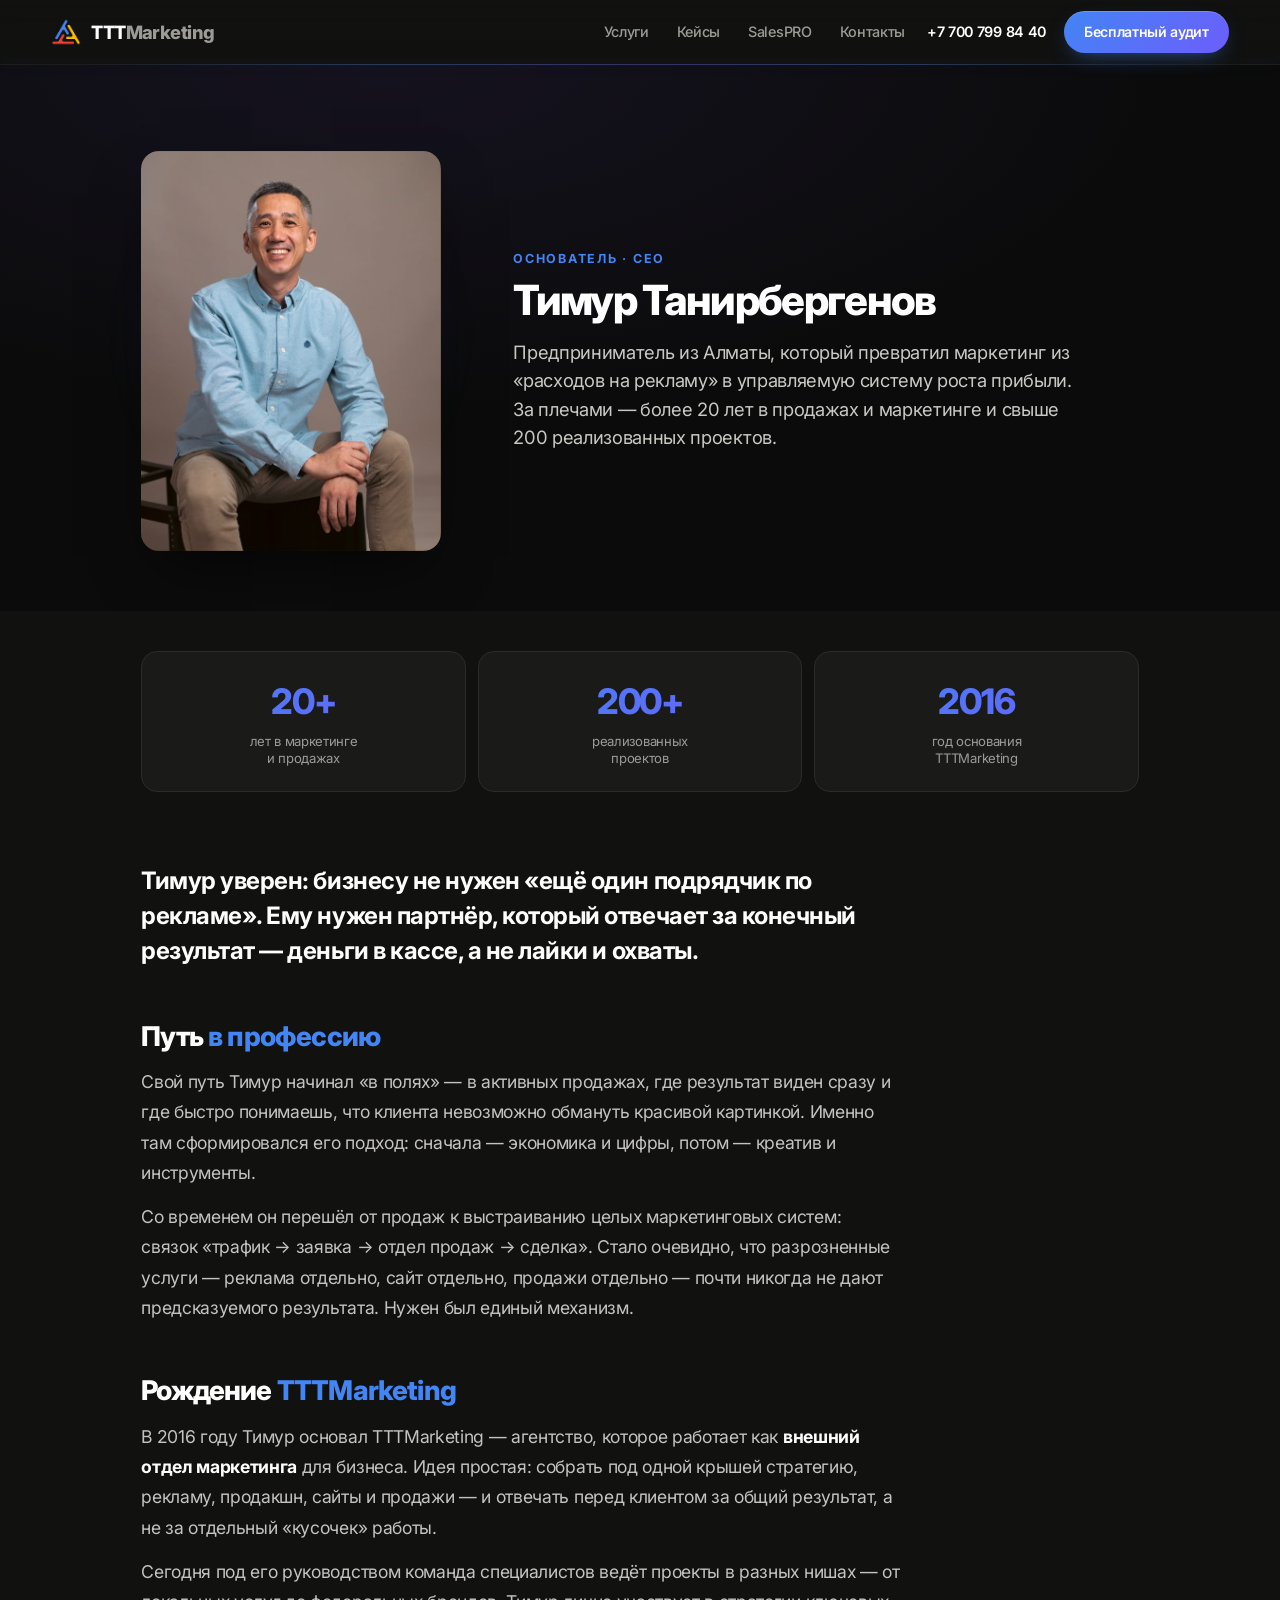
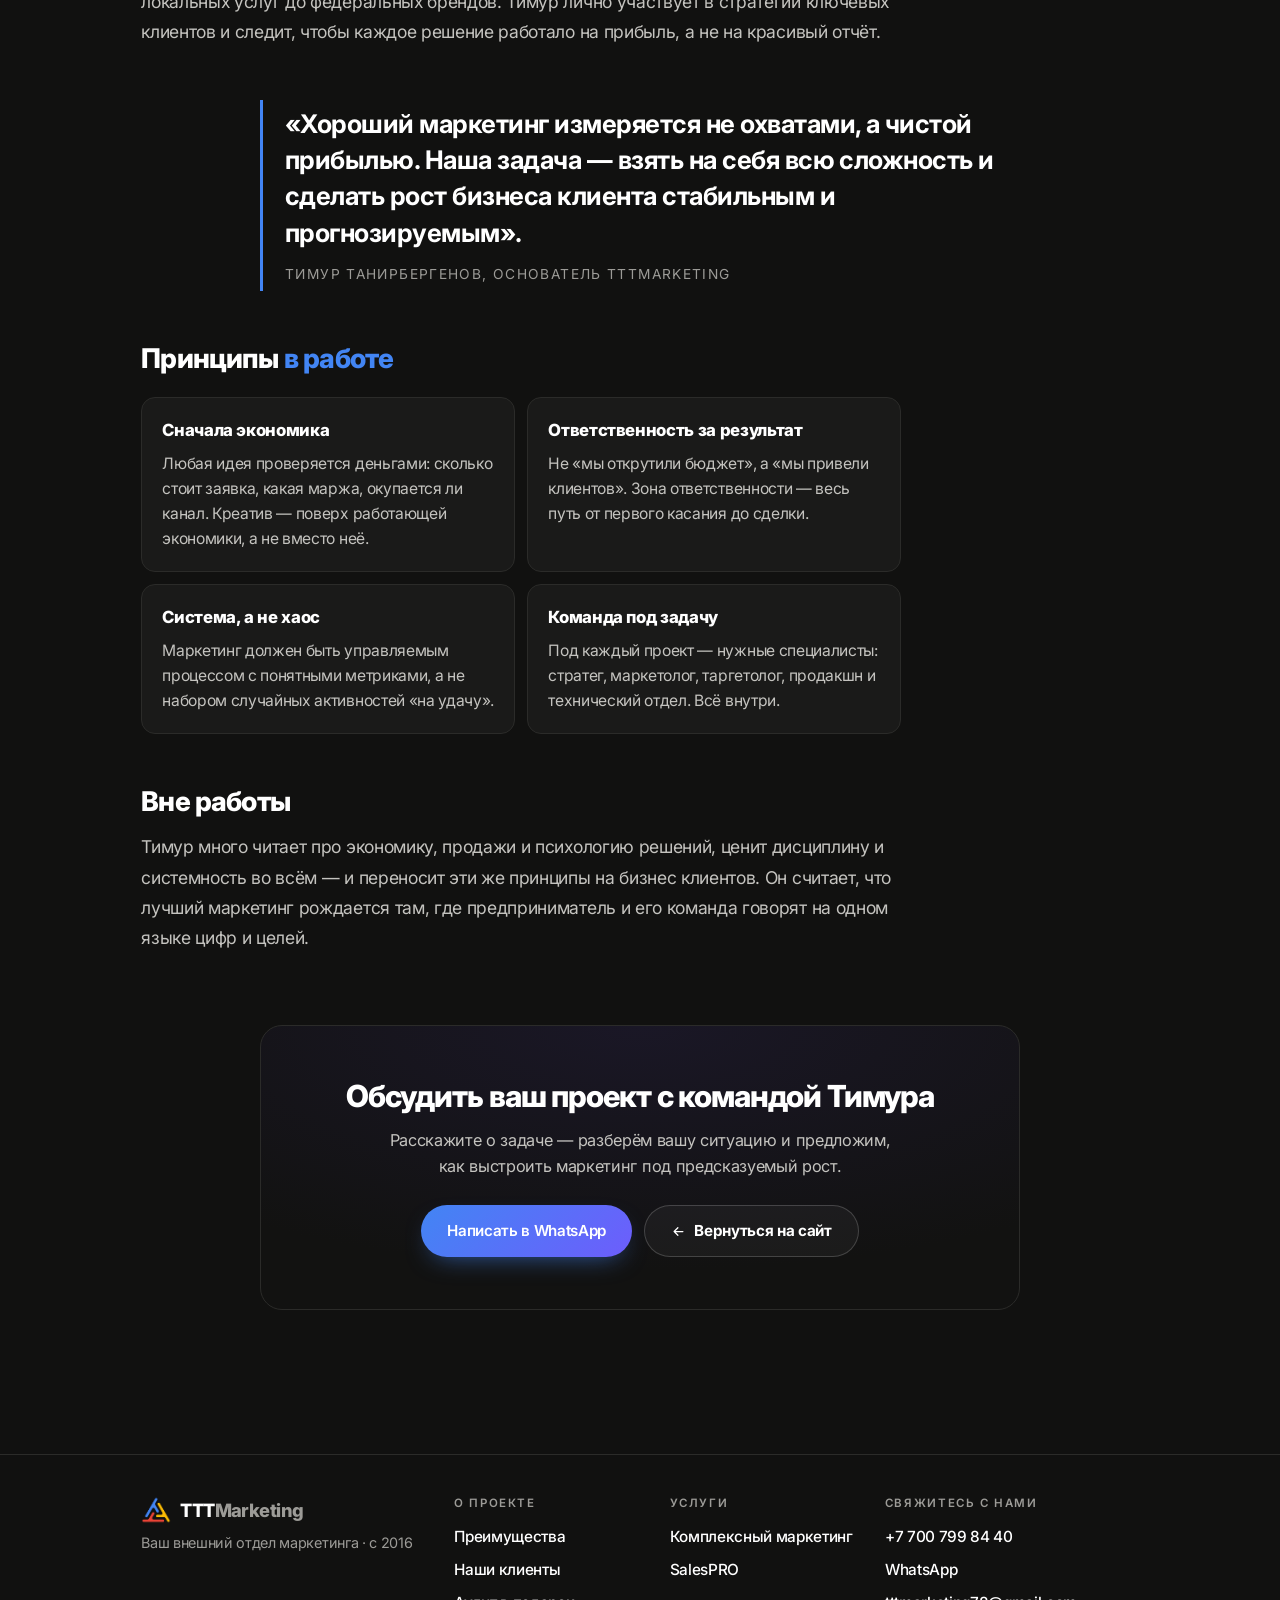
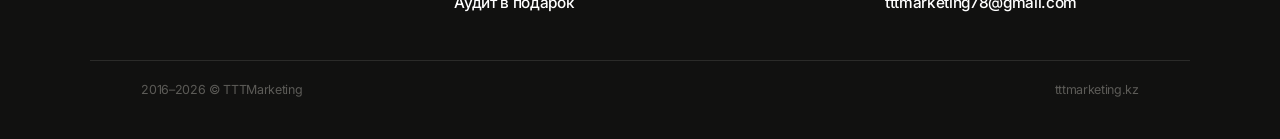
<file: founder.html>
<!DOCTYPE html>
<html lang="ru">
<head>
<meta charset="UTF-8" />
<meta name="viewport" content="width=device-width, initial-scale=1.0" />
<meta name="color-scheme" content="dark" />
<title>Об основателе — Тимур Танирбергенов · TTTMarketing</title>
<meta name="description" content="Тимур Танирбергенов — основатель и CEO TTTMarketing (Алматы). 20+ лет в маркетинге и продажах, более 200 реализованных проектов. История, подход и принципы." />
<meta name="robots" content="index, follow" />
<meta name="author" content="TTTMarketing" />
<meta property="og:title" content="Об основателе — Тимур Танирбергенов · TTTMarketing" />
<meta property="og:description" content="История, подход и принципы основателя TTTMarketing." />
<meta property="og:type" content="profile" />
<meta property="og:locale" content="ru_RU" />
<meta property="og:site_name" content="TTTMarketing" />
<meta property="og:url" content="https://tttmarketing.kz/founder.html" />
<meta property="og:image" content="https://tttmarketing.kz/assets/og-cover.jpg" />
<meta name="theme-color" content="#111110" />
<link rel="canonical" href="https://tttmarketing.kz/founder.html" />
<link rel="icon" type="image/png" href="assets/newlogo-mark.png" />
<link rel="apple-touch-icon" href="assets/newlogo-mark.png" />
<script type="application/ld+json">
{
  "@context": "https://schema.org",
  "@type": "Person",
  "name": "Тимур Танирбергенов",
  "jobTitle": "Основатель и CEO",
  "worksFor": { "@type": "Organization", "name": "TTTMarketing" },
  "url": "https://tttmarketing.kz/founder.html",
  "image": "https://tttmarketing.kz/assets/team-timur.jpg",
  "address": { "@type": "PostalAddress", "addressLocality": "Алматы", "addressCountry": "KZ" }
}
</script>
<link rel="preconnect" href="https://fonts.googleapis.com">
<link rel="preconnect" href="https://fonts.gstatic.com" crossorigin>
<link href="https://fonts.googleapis.com/css2?family=Inter:wght@400;500;600;700;800;900&display=swap" rel="stylesheet">
<style>
  :root{
    --bg:#111110; --panel:#1A1A19; --fg:#FFFFFF; --fg2:#9C9B97; --line:#2B2B29;
    --blue:#4285F4; --yellow:#FBBC05; --red:#EA4335;
    color-scheme:dark;
  }
  *{box-sizing:border-box;margin:0;padding:0}
  html{scroll-behavior:smooth}html,body{overflow-x:clip}
  body{background:var(--bg);color:var(--fg);font-family:"Inter",-apple-system,BlinkMacSystemFont,"Helvetica Neue",Arial,sans-serif;line-height:1.45;letter-spacing:-.02em;-webkit-font-smoothing:antialiased}
  a{color:inherit;text-decoration:none}
  .wrap{padding:0 clamp(20px,4vw,72px);max-width:1100px;margin:0 auto}
  .eyebrow{display:inline-flex;align-items:center;gap:9px;font-size:.72rem;letter-spacing:.06em;text-transform:uppercase;color:var(--fg2);font-weight:600}
  .mk{width:18px;height:18px;flex:none}

  /* ---- header (унифицирован с главной) ---- */
  header.bar{position:sticky;top:0;z-index:40;background:linear-gradient(180deg,rgba(17,17,16,.94),rgba(17,17,16,.6));backdrop-filter:blur(12px);border-bottom:1px solid rgba(255,255,255,.05);transition:background .3s,border-color .3s}
  header.bar.scrolled{background:rgba(14,14,13,.9);border-bottom-color:var(--line)}
  header.bar::after{content:"";position:absolute;left:0;right:0;bottom:-1px;height:1px;pointer-events:none;background:linear-gradient(90deg,transparent 6%,rgba(66,133,244,.55) 30%,rgba(109,93,252,.6) 50%,rgba(66,133,244,.55) 70%,transparent 94%);box-shadow:0 0 14px rgba(66,133,244,.35);opacity:.55;transition:opacity .3s}
  header.bar.scrolled::after{opacity:1}
  .bar-in{display:flex;align-items:center;gap:22px;height:64px;max-width:1800px;margin:0 auto;padding:0 clamp(20px,4vw,72px)}
  .logo{display:flex;align-items:center;gap:10px;font-weight:800;font-size:1.15rem;letter-spacing:-.03em;margin-right:auto}
  .logo .m{width:30px;height:30px}
  .bar-actions{display:none;align-items:center;gap:18px}
  @media(min-width:880px){.bar-actions{display:flex}}
  .bar-phone{font-size:.9rem;font-weight:600;color:var(--fg);white-space:nowrap;transition:color .2s}
  .bar-phone:hover{color:var(--blue)}
  .bar-cta{display:inline-flex;align-items:center;gap:7px;background:linear-gradient(135deg,#4285F4,#6d5dfc);color:#fff;font-weight:600;font-size:.88rem;padding:11px 20px;border-radius:999px;white-space:nowrap;box-shadow:0 8px 22px -10px rgba(66,133,244,.7),inset 0 1px 0 rgba(255,255,255,.18);transition:transform .25s cubic-bezier(.25,1,.5,1),box-shadow .3s}
  .bar-cta:hover{transform:translateY(-1px) scale(1.02);box-shadow:0 0 28px -6px rgba(109,93,252,.7),0 14px 30px -12px rgba(66,133,244,.78)}
  .bar-cta:active{transform:translateY(0) scale(.99)}
  .nav-links{display:none;gap:28px}.nav-links a{font-size:.9rem;color:var(--fg2);font-weight:500;transition:color .2s}.nav-links a:hover{color:var(--fg)}
  .menu{display:flex;flex-direction:column;gap:5px;cursor:pointer;background:none;border:none;padding:4px;position:relative;z-index:60}
  .menu span{width:26px;height:2px;background:var(--fg);border-radius:2px;transition:transform .3s ease,opacity .2s;transform-origin:center}
  body.nav-open .menu span:nth-child(1){transform:translateY(3.5px) rotate(45deg)}
  body.nav-open .menu span:nth-child(2){transform:translateY(-3.5px) rotate(-45deg)}
  @media(min-width:880px){.nav-links{display:flex}.menu{display:none}}
  #mnav{position:fixed;inset:0;z-index:50;background:rgba(17,17,16,.97);backdrop-filter:blur(12px);display:flex;flex-direction:column;justify-content:center;gap:6px;padding:0 26px;opacity:0;visibility:hidden;transform:translateY(-8px);transition:opacity .3s,transform .3s,visibility .3s}
  body.nav-open #mnav{opacity:1;visibility:visible;transform:none}
  body.nav-open header.bar{z-index:60}
  body.nav-open{overflow:hidden}
  #mnav a{position:relative;display:inline-block;width:max-content;max-width:100%;font-size:clamp(1.9rem,9vw,2.6rem);font-weight:800;letter-spacing:-.035em;color:var(--fg);padding:12px 2px;opacity:0;transform:translateY(16px);transition:opacity .45s ease,transform .45s cubic-bezier(.2,.8,.2,1)}
  body.nav-open #mnav a{opacity:1;transform:none}
  body.nav-open #mnav a:nth-of-type(1){transition-delay:.04s}
  body.nav-open #mnav a:nth-of-type(2){transition-delay:.10s}
  body.nav-open #mnav a:nth-of-type(3){transition-delay:.16s}
  body.nav-open #mnav a:nth-of-type(4){transition-delay:.22s}
  body.nav-open #mnav a:nth-of-type(5){transition-delay:.28s}
  @media(prefers-reduced-motion:reduce){body.nav-open #mnav a{transition-delay:0s}}
  .mnav-close{position:absolute;top:16px;right:16px;z-index:3;width:46px;height:46px;display:grid;place-items:center;background:rgba(255,255,255,.06);border:1px solid var(--line);border-radius:50%;cursor:pointer;transition:background .2s,transform .2s}
  .mnav-close:hover{background:rgba(255,255,255,.12);transform:rotate(90deg)}
  .mnav-close svg{width:20px;height:20px;fill:none;stroke:var(--fg);stroke-width:2;stroke-linecap:round}
  #mnav a:not(.mn-cta)::after{content:"";position:absolute;left:2px;right:2px;bottom:6px;height:2px;border-radius:2px;background:linear-gradient(90deg,#4285F4,#6366F1,#FF8A3D);transform:scaleX(0);transform-origin:left;transition:transform .35s cubic-bezier(.2,.8,.2,1)}
  #mnav a:not(.mn-cta):hover::after,#mnav a:not(.mn-cta):active::after,#mnav a:not(.mn-cta):focus-visible::after{transform:scaleX(1)}
  #mnav a:not(.mn-cta):hover,#mnav a:not(.mn-cta):active,#mnav a:not(.mn-cta):focus-visible{background:linear-gradient(90deg,#4285F4,#6366F1,#FF8A3D);-webkit-background-clip:text;background-clip:text;color:transparent;-webkit-text-fill-color:transparent}
  #mnav .mn-cta{align-self:stretch;width:auto;margin-top:24px;border-radius:999px;background:linear-gradient(135deg,#4285F4,#6d5dfc);color:#fff;text-align:center;font-size:1.05rem;font-weight:600;padding:17px;letter-spacing:-.01em;box-shadow:0 10px 26px -12px rgba(66,133,244,.6)}
  @media(min-width:880px){#mnav{display:none}}

  /* ---- hero ---- */
  .f-hero{position:relative;overflow:hidden;background:radial-gradient(90% 90% at 30% 0%,#15121f 0%,#0b0b0b 70%);padding:clamp(40px,8vw,86px) 0 clamp(34px,6vw,60px)}
  .f-hero-in{display:flex;flex-direction:column;align-items:center;text-align:center;gap:clamp(22px,5vw,40px)}
  .f-photo-wrap{position:relative;flex:0 0 auto}
  .f-glow{position:absolute;left:50%;top:46%;transform:translate(-50%,-50%);width:min(86%,340px);height:min(86%,340px);border-radius:50%;pointer-events:none;
    background:radial-gradient(circle,rgba(124,92,255,.42) 0%,rgba(79,142,247,.22) 44%,transparent 70%);filter:blur(28px)}
  .f-photo{position:relative;z-index:2;width:min(74%,300px);max-width:300px;height:auto;border-radius:18px;display:block;box-shadow:0 26px 60px -20px rgba(0,0,0,.7)}
  .f-id .role{font-size:.78rem;font-weight:700;letter-spacing:.14em;text-transform:uppercase;color:var(--blue)}
  .f-id h1{margin:10px 0 0;font-size:clamp(1.7rem,6vw,2.6rem);font-weight:800;letter-spacing:-.04em;line-height:1.1}
  .f-id .tagline{margin:14px auto 0;max-width:560px;color:#c9c8c4;font-size:clamp(1rem,2.4vw,1.15rem);line-height:1.55}

  /* ---- stats ---- */
  .f-stats{display:grid;grid-template-columns:repeat(3,1fr);gap:12px;margin-top:clamp(26px,5vw,40px)}
  .f-stat{border:1px solid var(--line);border-radius:16px;background:var(--panel);padding:clamp(16px,3vw,24px) 12px;text-align:center}
  .f-stat .num{font-size:clamp(1.5rem,5vw,2.2rem);font-weight:800;letter-spacing:-.03em;background:linear-gradient(135deg,#4285F4,#6d5dfc);-webkit-background-clip:text;background-clip:text;color:transparent}
  .f-stat .lbl{margin-top:6px;font-size:.82rem;color:var(--fg2);line-height:1.3}

  /* ---- article ---- */
  .f-article{padding:clamp(40px,7vw,72px) 0}
  .f-article .lead{font-size:clamp(1.15rem,2.8vw,1.5rem);font-weight:700;line-height:1.45;color:#fff;letter-spacing:-.02em;max-width:760px}
  .f-block{margin-top:clamp(34px,5vw,52px);max-width:760px}
  .f-block h2{font-size:clamp(1.25rem,3.4vw,1.7rem);font-weight:800;letter-spacing:-.03em;line-height:1.2}
  .f-block h2 .accent{color:var(--blue)}
  .f-block p{margin-top:14px;color:#c4c3bf;font-size:clamp(1rem,2vw,1.1rem);line-height:1.72}
  .f-block p + p{margin-top:14px}
  .f-block b{color:#fff;font-weight:700}
  .f-quote{margin:clamp(34px,5vw,52px) auto 0;max-width:760px;border-left:3px solid var(--blue);padding:6px 0 6px 22px}
  .f-quote blockquote{font-size:clamp(1.2rem,3vw,1.6rem);font-weight:700;line-height:1.42;color:#fff;letter-spacing:-.02em}
  .f-quote cite{display:block;margin-top:14px;font-style:normal;font-size:.86rem;letter-spacing:.1em;text-transform:uppercase;color:var(--fg2)}

  /* ---- principles ---- */
  .f-princ{display:grid;gap:12px;margin-top:22px}
  @media(min-width:680px){.f-princ{grid-template-columns:repeat(2,1fr)}}
  .f-princ .it{border:1px solid var(--line);border-radius:14px;background:var(--panel);padding:20px}
  .f-princ .it h3{font-size:1.05rem;font-weight:800;letter-spacing:-.02em}
  .f-princ .it p{margin-top:8px;color:#c4c3bf;font-size:.98rem;line-height:1.6}

  /* ---- CTA ---- */
  .f-cta{margin:clamp(40px,7vw,72px) auto 0;max-width:760px;text-align:center;border:1px solid var(--line);border-radius:22px;background:radial-gradient(120% 120% at 50% 0%,#1a1726 0%,#121211 72%);padding:clamp(30px,6vw,52px) clamp(20px,5vw,44px)}
  .f-cta h2{font-size:clamp(1.3rem,3.6vw,1.9rem);font-weight:800;letter-spacing:-.03em;line-height:1.2}
  .f-cta p{margin:12px auto 0;max-width:520px;color:#c4c3bf;font-size:1.02rem;line-height:1.6}
  .f-cta .btns{display:flex;flex-wrap:wrap;gap:12px;justify-content:center;margin-top:26px}
  .btn-pri{display:inline-flex;align-items:center;gap:8px;background:linear-gradient(135deg,#4285F4,#6d5dfc);color:#fff;font-weight:600;font-size:.95rem;padding:14px 26px;border-radius:999px;box-shadow:0 10px 26px -12px rgba(66,133,244,.7);transition:transform .25s,box-shadow .3s}
  .btn-pri:hover{transform:translateY(-1px) scale(1.02);box-shadow:0 0 28px -6px rgba(109,93,252,.7)}
  .btn-ghost{display:inline-flex;align-items:center;gap:8px;border:1px solid rgba(255,255,255,.18);background:rgba(255,255,255,.04);color:#fff;font-weight:700;font-size:.95rem;padding:14px 26px;border-radius:999px;transition:border-color .25s,background .25s}
  .btn-ghost:hover{border-color:rgba(66,133,244,.7);background:rgba(66,133,244,.12)}

  /* ---- footer (унифицирован с главной) ---- */
  footer{border-top:1px solid var(--line);margin-top:clamp(40px,7vw,72px);padding:40px 0}
  .fcols{display:grid;grid-template-columns:1fr 1fr;gap:30px 20px}
  .fbrand{grid-column:1/-1;display:flex;flex-direction:column;gap:8px}
  .fbrand .logo{display:flex;align-items:center;gap:9px;font-weight:800;font-size:1.15rem;margin-right:0}
  .fbrand .logo .m{width:30px;height:30px}
  .fbrand p{color:var(--fg2);font-size:.9rem}
  footer h4{font-size:.72rem;letter-spacing:.14em;text-transform:uppercase;color:var(--fg2);margin-bottom:14px;font-weight:600}
  .fcol a{display:block;color:var(--fg);font-size:.96rem;margin-bottom:11px;font-weight:500}
  .fcol a:hover{color:var(--blue)}
  .fbottom{display:flex;justify-content:space-between;gap:12px;flex-wrap:wrap;margin-top:34px;padding-top:20px;border-top:1px solid var(--line);font-size:.78rem;color:#5c5b57}
  @media(min-width:760px){.fcols{grid-template-columns:1.5fr 1fr 1fr 1.3fr}.fbrand{grid-column:auto}}

  @media(min-width:860px){
    .f-hero-in{flex-direction:row;text-align:left;align-items:center;gap:clamp(40px,6vw,72px)}
    .f-id .tagline{margin-left:0}
    .f-photo{width:min(100%,320px)}
  }
  @media(prefers-reduced-motion:reduce){*{scroll-behavior:auto}}
</style>
</head>
<body>

<svg width="0" height="0" style="position:absolute" aria-hidden="true"><symbol id="ttt" viewBox="0 0 48 48">
  <image href="assets/newlogo-mark.png" x="0" y="0" width="48" height="48" preserveAspectRatio="xMidYMid meet"/>
</symbol></svg>

<header class="bar">
  <div class="bar-in">
    <a class="logo" href="index.html"><svg class="m"><use href="#ttt"/></svg><span class="logo-name">TTT<span style="color:var(--fg2)">Marketing</span></span></a>
    <nav class="nav-links">
      <a href="index.html#services">Услуги</a>
      <a href="index.html#clients">Кейсы</a>
      <a href="salespro.html">SalesPRO</a>
      <a href="index.html#contact">Контакты</a>
    </nav>
    <div class="bar-actions">
      <a class="bar-phone" href="tel:+77007998440">+7 700 799 84 40</a>
      <a class="bar-cta" href="https://wa.me/77007998440?text=%D0%97%D0%B4%D1%80%D0%B0%D0%B2%D1%81%D1%82%D0%B2%D1%83%D0%B9%D1%82%D0%B5!%20%D0%A5%D0%BE%D1%87%D1%83%20%D0%BF%D0%BE%D0%BB%D1%83%D1%87%D0%B8%D1%82%D1%8C%20%D0%B1%D0%B5%D1%81%D0%BF%D0%BB%D0%B0%D1%82%D0%BD%D1%83%D1%8E%20%D0%B4%D0%B8%D0%B0%D0%B3%D0%BD%D0%BE%D1%81%D1%82%D0%B8%D0%BA%D1%83%20%D0%BC%D0%B0%D1%80%D0%BA%D0%B5%D1%82%D0%B8%D0%BD%D0%B3%D0%B0." target="_blank" rel="noopener">Бесплатный аудит</a>
    </div>
    <button class="menu" type="button" aria-label="Открыть меню" aria-expanded="false" aria-controls="mnav"><span></span><span></span></button>
  </div>
</header>

<nav id="mnav" aria-label="Мобильное меню">
  <button class="mnav-close" type="button" aria-label="Закрыть меню"><svg viewBox="0 0 24 24" aria-hidden="true"><path d="M6 6l12 12M18 6L6 18"/></svg></button>
  <a href="index.html#services">Услуги</a>
  <a href="index.html#clients">Кейсы</a>
  <a href="salespro.html">SalesPRO</a>
  <a href="index.html#contact">Контакты</a>
  <a class="mn-cta" href="https://wa.me/77007998440?text=%D0%97%D0%B4%D1%80%D0%B0%D0%B2%D1%81%D1%82%D0%B2%D1%83%D0%B9%D1%82%D0%B5!%20%D0%A5%D0%BE%D1%87%D1%83%20%D0%BE%D0%B1%D1%81%D1%83%D0%B4%D0%B8%D1%82%D1%8C%20%D0%BF%D1%80%D0%BE%D0%B5%D0%BA%D1%82%20%D0%BF%D0%BE%20%D0%BC%D0%B0%D1%80%D0%BA%D0%B5%D1%82%D0%B8%D0%BD%D0%B3%D1%83." target="_blank" rel="noopener">Написать в WhatsApp →</a>
</nav>

<main>
  <!-- HERO -->
  <section class="f-hero">
    <div class="wrap f-hero-in">
      <div class="f-photo-wrap">
        <span class="f-glow" aria-hidden="true"></span>
        <img class="f-photo" src="assets/team-timur.jpg" alt="Тимур Танирбергенов — основатель и CEO TTTMarketing" decoding="async">
      </div>
      <div class="f-id">
        <div class="role">Основатель · CEO</div>
        <h1>Тимур Танирбергенов</h1>
        <p class="tagline">Предприниматель из Алматы, который превратил маркетинг из «расходов на рекламу» в управляемую систему роста прибыли. За плечами — более 20 лет в продажах и маркетинге и свыше 200 реализованных проектов.</p>
      </div>
    </div>
  </section>

  <div class="wrap">
    <!-- STATS -->
    <div class="f-stats">
      <div class="f-stat"><div class="num">20+</div><div class="lbl">лет в маркетинге<br>и продажах</div></div>
      <div class="f-stat"><div class="num">200+</div><div class="lbl">реализованных<br>проектов</div></div>
      <div class="f-stat"><div class="num">2016</div><div class="lbl">год основания<br>TTTMarketing</div></div>
    </div>
  </div>

  <!-- ARTICLE -->
  <article class="f-article">
    <div class="wrap">
      <p class="lead">Тимур уверен: бизнесу не нужен «ещё один подрядчик по рекламе». Ему нужен партнёр, который отвечает за конечный результат — деньги в кассе, а не лайки и охваты.</p>

      <div class="f-block">
        <h2>Путь <span class="accent">в профессию</span></h2>
        <p>Свой путь Тимур начинал «в полях» — в активных продажах, где результат виден сразу и где быстро понимаешь, что клиента невозможно обмануть красивой картинкой. Именно там сформировался его подход: сначала — экономика и цифры, потом — креатив и инструменты.</p>
        <p>Со временем он перешёл от продаж к выстраиванию целых маркетинговых систем: связок «трафик → заявка → отдел продаж → сделка». Стало очевидно, что разрозненные услуги — реклама отдельно, сайт отдельно, продажи отдельно — почти никогда не дают предсказуемого результата. Нужен был единый механизм.</p>
      </div>

      <div class="f-block">
        <h2>Рождение <span class="accent">TTTMarketing</span></h2>
        <p>В 2016 году Тимур основал TTTMarketing — агентство, которое работает как <b>внешний отдел маркетинга</b> для бизнеса. Идея простая: собрать под одной крышей стратегию, рекламу, продакшн, сайты и продажи — и отвечать перед клиентом за общий результат, а не за отдельный «кусочек» работы.</p>
        <p>Сегодня под его руководством команда специалистов ведёт проекты в разных нишах — от локальных услуг до федеральных брендов. Тимур лично участвует в стратегии ключевых клиентов и следит, чтобы каждое решение работало на прибыль, а не на красивый отчёт.</p>
      </div>

      <div class="f-quote">
        <blockquote>«Хороший маркетинг измеряется не охватами, а чистой прибылью. Наша задача — взять на себя всю сложность и сделать рост бизнеса клиента стабильным и прогнозируемым».</blockquote>
        <cite>Тимур Танирбергенов, основатель TTTMarketing</cite>
      </div>

      <div class="f-block">
        <h2>Принципы <span class="accent">в работе</span></h2>
        <div class="f-princ">
          <div class="it"><h3>Сначала экономика</h3><p>Любая идея проверяется деньгами: сколько стоит заявка, какая маржа, окупается ли канал. Креатив — поверх работающей экономики, а не вместо неё.</p></div>
          <div class="it"><h3>Ответственность за результат</h3><p>Не «мы открутили бюджет», а «мы привели клиентов». Зона ответственности — весь путь от первого касания до сделки.</p></div>
          <div class="it"><h3>Система, а не хаос</h3><p>Маркетинг должен быть управляемым процессом с понятными метриками, а не набором случайных активностей «на удачу».</p></div>
          <div class="it"><h3>Команда под задачу</h3><p>Под каждый проект — нужные специалисты: стратег, маркетолог, таргетолог, продакшн и технический отдел. Всё внутри.</p></div>
        </div>
      </div>

      <div class="f-block">
        <h2>Вне работы</h2>
        <p>Тимур много читает про экономику, продажи и психологию решений, ценит дисциплину и системность во всём — и переносит эти же принципы на бизнес клиентов. Он считает, что лучший маркетинг рождается там, где предприниматель и его команда говорят на одном языке цифр и целей.</p>
      </div>

      <!-- CTA -->
      <div class="f-cta">
        <h2>Обсудить ваш проект с командой Тимура</h2>
        <p>Расскажите о задаче — разберём вашу ситуацию и предложим, как выстроить маркетинг под предсказуемый рост.</p>
        <div class="btns">
          <a class="btn-pri" href="https://wa.me/77007998440?text=%D0%97%D0%B4%D1%80%D0%B0%D0%B2%D1%81%D1%82%D0%B2%D1%83%D0%B9%D1%82%D0%B5!%20%D0%A5%D0%BE%D1%87%D1%83%20%D0%BE%D0%B1%D1%81%D1%83%D0%B4%D0%B8%D1%82%D1%8C%20%D0%BF%D1%80%D0%BE%D0%B5%D0%BA%D1%82%20%D0%BF%D0%BE%20%D0%BC%D0%B0%D1%80%D0%BA%D0%B5%D1%82%D0%B8%D0%BD%D0%B3%D1%83." target="_blank" rel="noopener">Написать в WhatsApp</a>
          <a class="btn-ghost" href="index.html#team"><svg width="15" height="15" viewBox="0 0 24 24" fill="none" stroke="currentColor" stroke-width="2" stroke-linecap="round" stroke-linejoin="round" aria-hidden="true"><path d="M19 12H5M11 6l-6 6 6 6"/></svg>Вернуться на сайт</a>
        </div>
      </div>
    </div>
  </article>
</main>

<footer>
  <div class="wrap fcols">
    <div class="fbrand"><div class="logo"><svg class="m"><use href="#ttt"/></svg><span class="logo-name">TTT<span style="color:var(--fg2)">Marketing</span></span></div><p>Ваш внешний отдел маркетинга · с 2016</p></div>
    <div class="fcol"><h4>О проекте</h4><a href="index.html#strengths">Преимущества</a><a href="index.html#clients">Наши клиенты</a><a href="index.html#contact">Аудит в подарок</a></div>
    <div class="fcol"><h4>Услуги</h4><a href="index.html#services">Комплексный маркетинг</a><a href="salespro.html">SalesPRO</a></div>
    <div class="fcol"><h4>Свяжитесь с нами</h4><a href="tel:+77007998440">+7 700 799 84 40</a><a href="https://wa.me/77007998440?text=%D0%97%D0%B4%D1%80%D0%B0%D0%B2%D1%81%D1%82%D0%B2%D1%83%D0%B9%D1%82%D0%B5!%20%D0%A5%D0%BE%D1%87%D1%83%20%D0%BE%D0%B1%D1%81%D1%83%D0%B4%D0%B8%D1%82%D1%8C%20%D0%BF%D1%80%D0%BE%D0%B5%D0%BA%D1%82%20%D0%BF%D0%BE%20%D0%BC%D0%B0%D1%80%D0%BA%D0%B5%D1%82%D0%B8%D0%BD%D0%B3%D1%83." target="_blank" rel="noopener">WhatsApp</a><a href="mailto:tttmarketing78@gmail.com">tttmarketing78@gmail.com</a></div>
  </div>
  <div class="wrap fbottom"><span>2016–2026 © TTTMarketing</span><span>tttmarketing.kz</span></div>
</footer>

<script>
/* Мобильное меню + подсветка шапки при скролле (унифицировано с главной) */
(function(){
  var burger=document.querySelector('.menu'),mnav=document.getElementById('mnav');
  function set(o){document.body.classList.toggle('nav-open',o);if(burger){burger.setAttribute('aria-expanded',o?'true':'false');burger.setAttribute('aria-label',o?'Закрыть меню':'Открыть меню');}}
  if(burger)burger.addEventListener('click',function(){set(!document.body.classList.contains('nav-open'));});
  if(mnav){var close=mnav.querySelector('.mnav-close');if(close)close.addEventListener('click',function(){set(false);});mnav.querySelectorAll('a').forEach(function(a){a.addEventListener('click',function(){set(false);});});}
  document.addEventListener('keydown',function(e){if(e.key==='Escape')set(false);});
  var bar=document.querySelector('header.bar');
  if(bar){var onScroll=function(){bar.classList.toggle('scrolled',window.scrollY>10);};onScroll();window.addEventListener('scroll',onScroll,{passive:true});}
})();
</script>

</body>
</html>
</file>
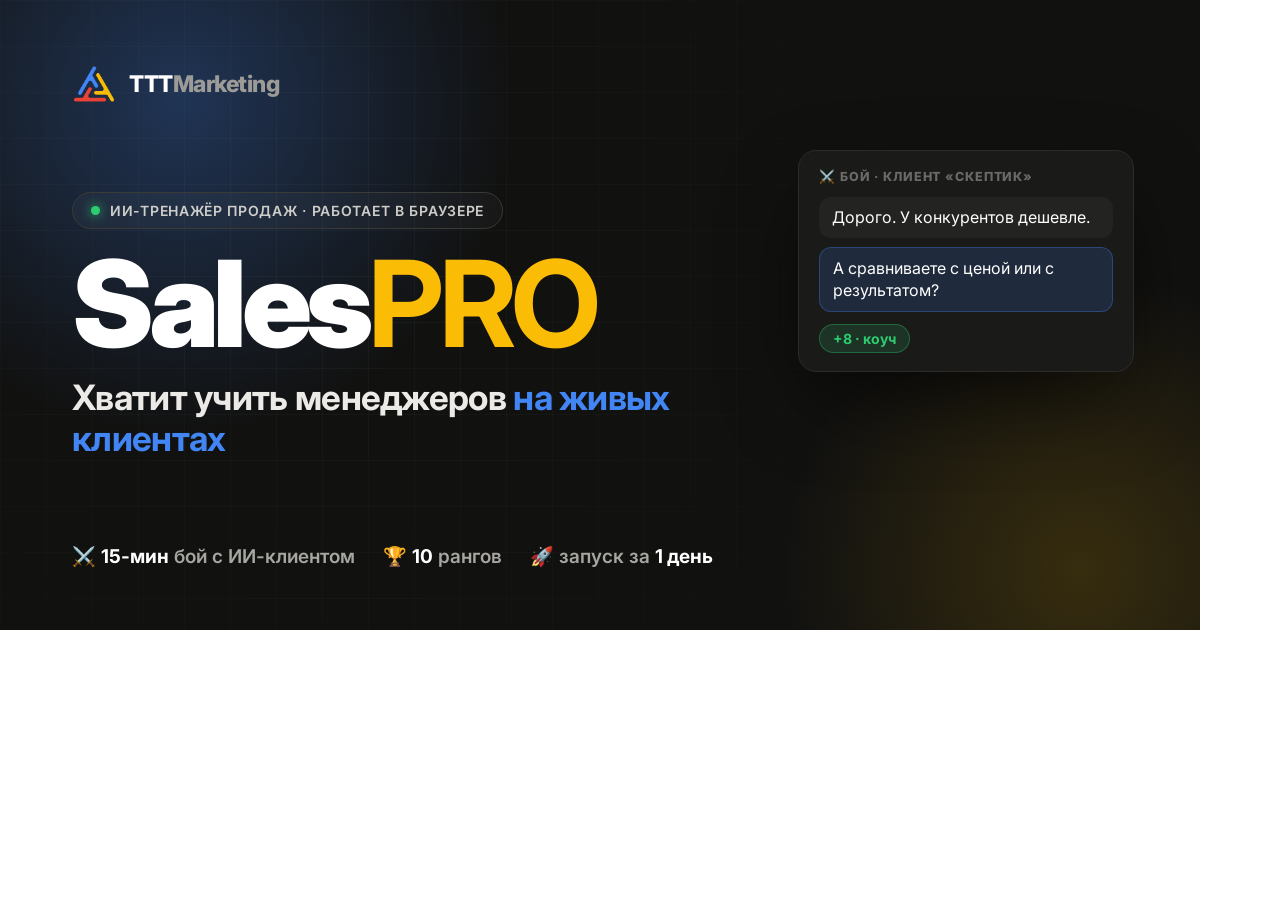
<file: assets/og-source.html>
<!DOCTYPE html>
<html lang="ru">
<head>
<meta charset="UTF-8">
<link href="https://fonts.googleapis.com/css2?family=Inter:wght@500;600;700;800;900&display=swap" rel="stylesheet">
<style>
  *{margin:0;padding:0;box-sizing:border-box}
  html,body{width:1200px;height:630px;overflow:hidden}
  .cover{width:1200px;height:630px;position:relative;background:#111110;font-family:'Inter',Arial,sans-serif;color:#fff;overflow:hidden}
  .glow1{position:absolute;width:760px;height:760px;left:-200px;top:-280px;background:radial-gradient(circle,rgba(66,133,244,.30),transparent 62%)}
  .glow2{position:absolute;width:680px;height:680px;right:-220px;bottom:-280px;background:radial-gradient(circle,rgba(251,188,5,.16),transparent 62%)}
  .grid{position:absolute;inset:0;background-image:linear-gradient(rgba(255,255,255,.035) 1px,transparent 1px),linear-gradient(90deg,rgba(255,255,255,.035) 1px,transparent 1px);background-size:46px 46px;-webkit-mask-image:radial-gradient(circle at 28% 42%,#000,transparent 74%)}
  .in{position:absolute;inset:0;padding:62px 72px;display:flex;flex-direction:column;justify-content:space-between}
  .brand{display:flex;align-items:center;gap:13px}
  .brand img{width:44px;height:44px}
  .brand span{font-weight:800;font-size:23px;letter-spacing:-.02em}
  .brand span i{color:#9C9B97;font-style:normal}
  .pill{display:inline-flex;align-items:center;gap:10px;align-self:flex-start;border:1px solid #3a3a37;background:rgba(255,255,255,.03);border-radius:999px;padding:9px 18px;font-size:14px;font-weight:600;color:#cfceca;letter-spacing:.05em}
  .pill .dot{width:9px;height:9px;border-radius:50%;background:#2ecc71;box-shadow:0 0 12px #2ecc71}
  h1{font-size:120px;font-weight:900;letter-spacing:-.045em;line-height:.92;margin:20px 0 18px}
  h1 b{color:#FBBC05}
  .sub{font-size:35px;font-weight:700;line-height:1.18;letter-spacing:-.02em;max-width:680px;color:#eceae6}
  .sub u{color:#4285F4;text-decoration:none}
  .feats{display:flex;gap:28px;font-size:19px;font-weight:600;color:#a7a6a1}
  .feats b{color:#fff}
  .chat{position:absolute;right:66px;top:150px;width:336px;background:#1A1A19;border:1px solid #2B2B29;border-radius:18px;padding:18px 20px;box-shadow:0 34px 90px -22px rgba(0,0,0,.75)}
  .chat .h{font-size:12.5px;color:#6b6a66;font-weight:800;letter-spacing:.07em;margin-bottom:13px}
  .chat .m{font-size:16px;line-height:1.34;background:#232322;border-radius:12px;padding:10px 13px;margin-bottom:9px}
  .chat .m.me{background:rgba(66,133,244,.16);border:1px solid rgba(66,133,244,.32)}
  .chat .sc{display:inline-block;margin-top:3px;background:rgba(46,204,113,.14);color:#2ecc71;border:1px solid rgba(46,204,113,.35);font-weight:700;font-size:14px;border-radius:999px;padding:5px 13px}
</style>
</head>
<body>
  <div class="cover">
    <div class="glow1"></div><div class="glow2"></div><div class="grid"></div>
    <div class="chat">
      <div class="h">⚔️ БОЙ · КЛИЕНТ «СКЕПТИК»</div>
      <div class="m">Дорого. У конкурентов дешевле.</div>
      <div class="m me">А сравниваете с ценой или с результатом?</div>
      <span class="sc">+8 · коуч</span>
    </div>
    <div class="in">
      <div class="brand"><img src="newlogo-mark.png" alt=""><span>TTT<i>Marketing</i></span></div>
      <div>
        <span class="pill"><span class="dot"></span> ИИ-ТРЕНАЖЁР ПРОДАЖ · РАБОТАЕТ В БРАУЗЕРЕ</span>
        <h1>Sales<b>PRO</b></h1>
        <div class="sub">Хватит учить менеджеров <u>на живых клиентах</u></div>
      </div>
      <div class="feats"><span>⚔️ <b>15-мин</b> бой с ИИ-клиентом</span><span>🏆 <b>10</b> рангов</span><span>🚀 запуск за <b>1 день</b></span></div>
    </div>
  </div>
</body>
</html>
</file>
